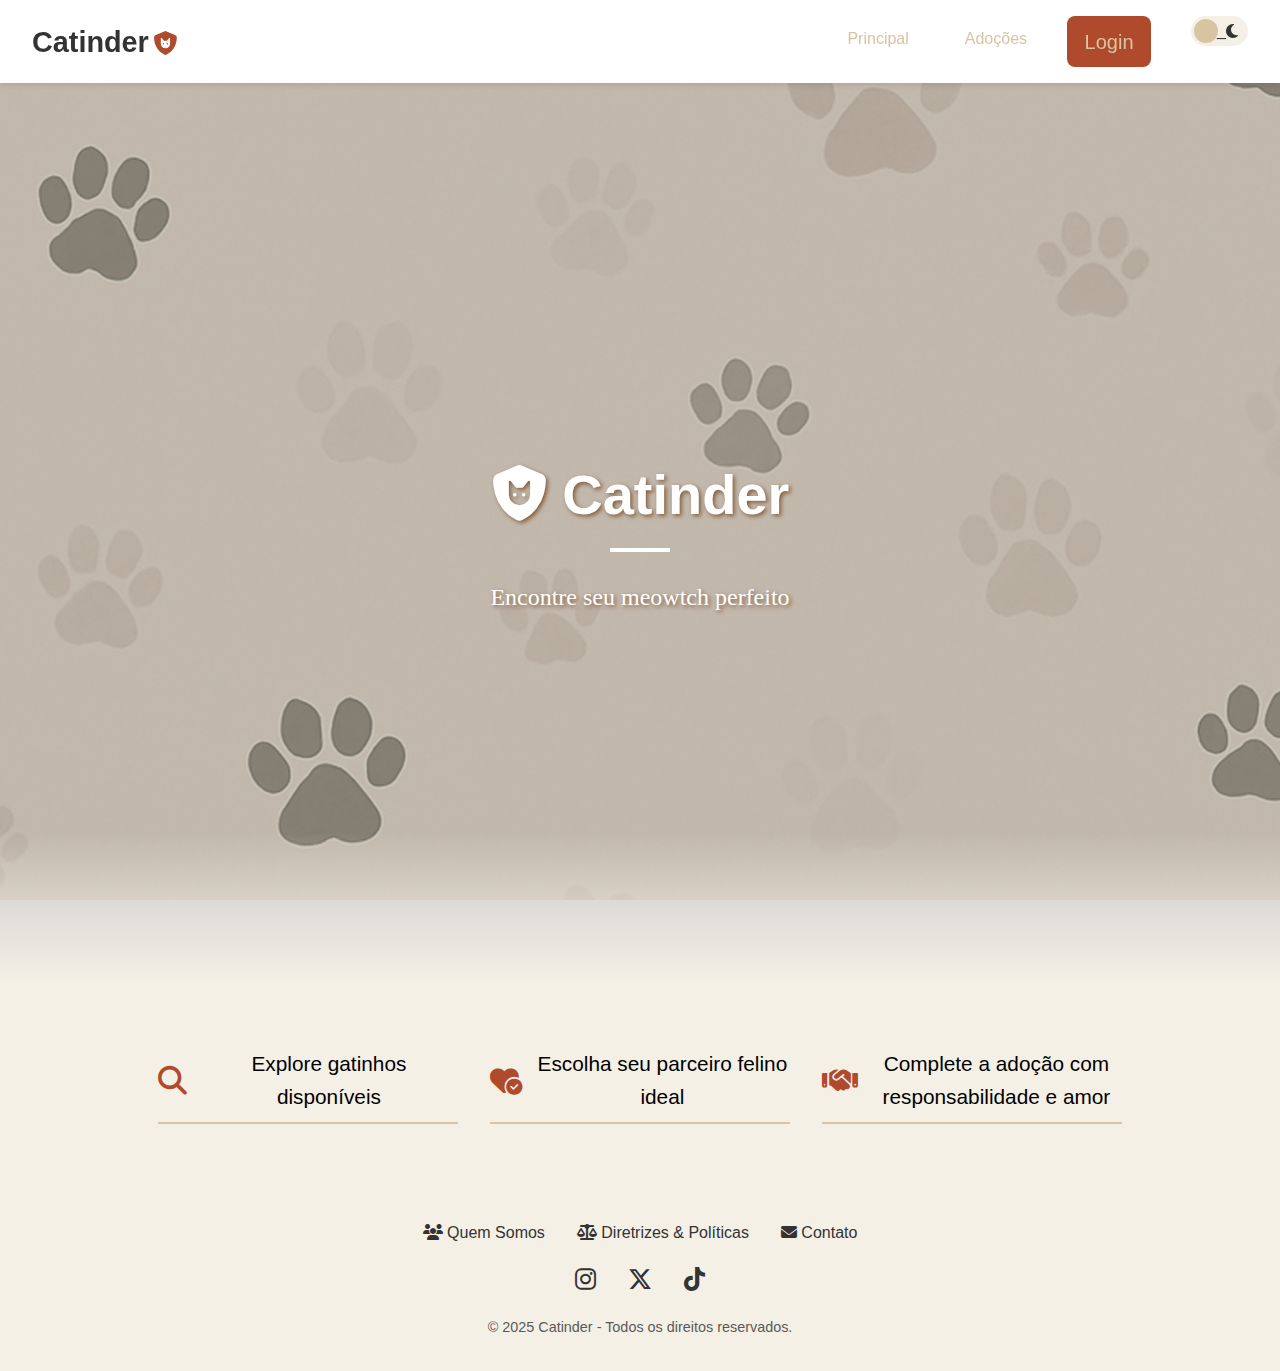
<file: index.html>
<!DOCTYPE html>
<html lang="pt-BR">
<head>
  <meta charset="UTF-8" />
  <meta name="viewport" content="width=device-width, initial-scale=1.0" />
  <title>Catinder</title>
  <link rel="stylesheet" href="/style/style.css" />
  <link rel="stylesheet" href="https://cdnjs.cloudflare.com/ajax/libs/font-awesome/6.5.0/css/all.min.css">
</head>
<body>
  <nav class="navbar">
  <div class="logo">
    <a href="/index.html">Catinder</a> <i class="fa-solid fa-shield-cat"></i>
  </div>

  <div class="menu">
    <a href="/index.html">Principal</a>
    <a href="/pages/adocoes.html">Adoções</a>
    <a href="/pages/login.html" class="butaoLogin">Login</a>

    <label class="switch-mode">
      <input type="checkbox" id="mode-toggle" />
      <span class="slider-icons">
        <i class="fas fa-sun"></i>            
        <div>_</div>
        <i class="fas fa-moon"></i>
      </span>
    </label>
  </div>
</nav>
  <section class="capa">
    <a href="#" class="txtCatinder"><h1><i class="fa-solid fa-shield-cat"></i> Catinder</h1></a>
    <hr> <br>
    <p class="txtCatinder">Encontre seu meowtch perfeito</p>
  </section>

  <section class="conteudo">
   <section class="como-funciona">
  <div class="passos">
      <p class="linhaHori"><i class="fa-solid fa-search"></i> Explore gatinhos disponíveis</p>
      <p class="linhaHori"><i class="fa-solid fa-heart-circle-check"></i> Escolha seu parceiro felino ideal</p>
      <p class="linhaHori"><i class="fa-solid fa-handshake"></i> Complete a adoção com responsabilidade e amor</p>
  </div>
</section>

  </section>

  <footer>
  <div class="footer-links">
    <a href="/pages/quemSomos.html"><i class="fa-solid fa-users"></i> Quem Somos</a>
    <a href="/pages/diretrizesPolitica.html"><i class="fa-solid fa-scale-balanced"></i> Diretrizes & Políticas</a>
    <a href="/pages/contato.html"><i class="fa-solid fa-envelope"></i> Contato</a>
  </div>

  <div class="footer-social">
    <a href="#top"><i class="fa-brands fa-instagram"></i></a>
    <a href="#top"><i class="fa-brands fa-x-twitter"></i></a>
    <a href="#top"><i class="fa-brands fa-tiktok"></i></a>
  </div>

  <p class="footer-copy">&copy; 2025 Catinder - Todos os direitos reservados.</p>
</footer>
 <script type="module" src="./controller/controller.js"></script>
  <script type="module" src="/controller/modo-escuro.js"></script>
</body>
</html>
</file>
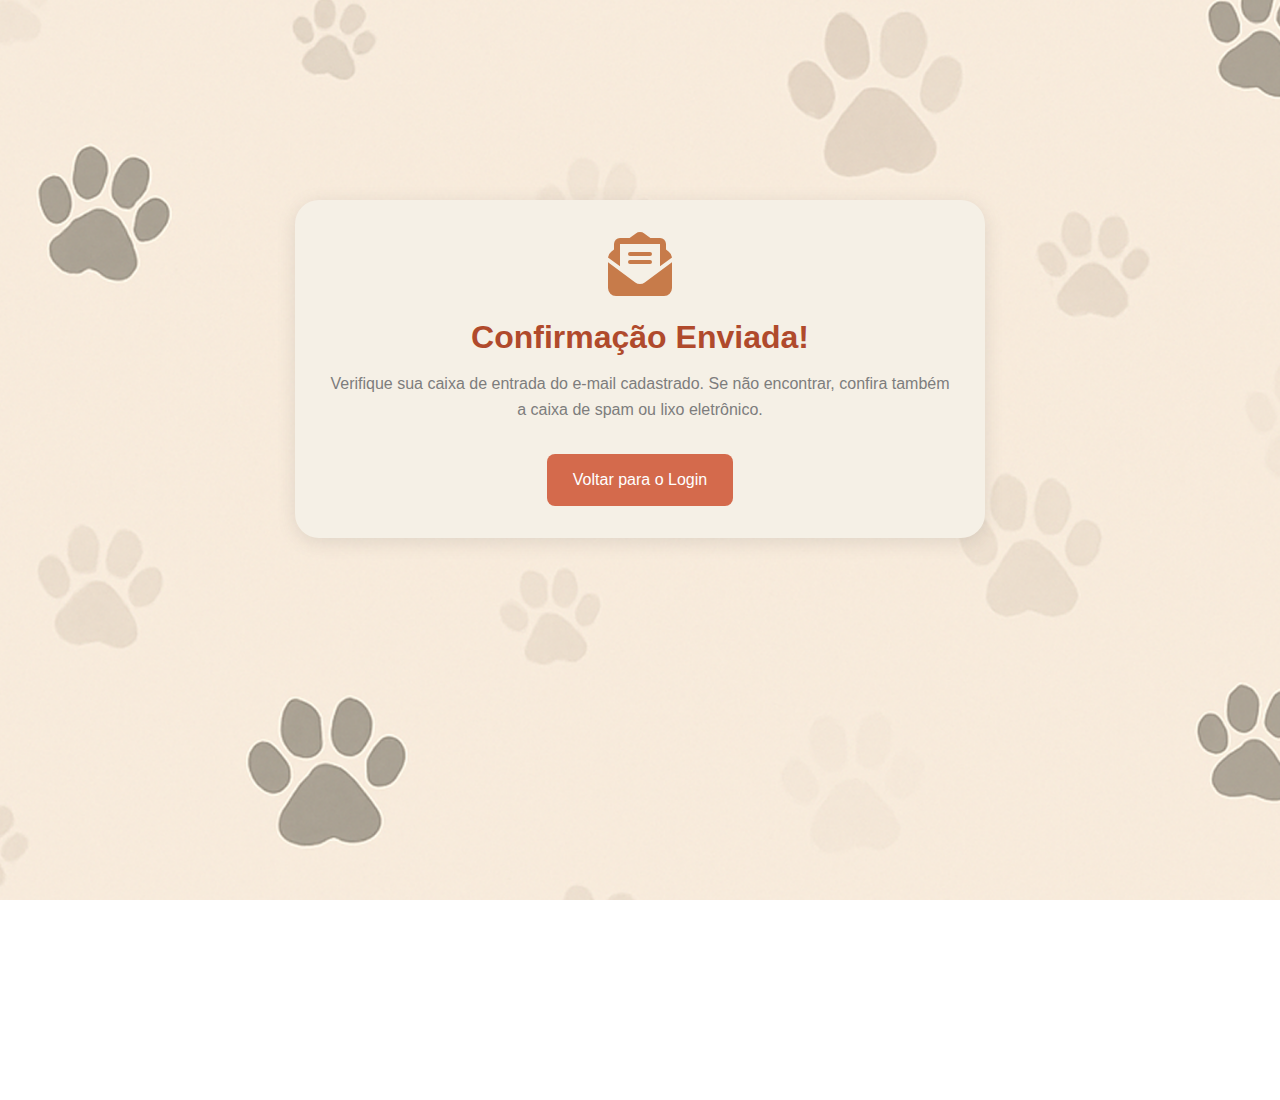
<file: pages/confirmacao.html>
<!DOCTYPE html>
<html lang="pt-BR">
<head>
  <meta charset="UTF-8" />
  <meta name="viewport" content="width=device-width, initial-scale=1" />
  <title>Verifique seu e-mail - Catinder</title>
  <link rel="stylesheet" href="/style/style.css" />
  <link rel="stylesheet" href="https://cdnjs.cloudflare.com/ajax/libs/font-awesome/6.5.0/css/all.min.css" />
</head>
<body>
  <main class="confirmacao-container">
    <i class="fas fa-envelope-open-text icon-confirmacao"></i>
    <h1 class="titulo-confirmacao">Confirmação Enviada!</h1>
    <p class="texto-confirmacao">
      Verifique sua caixa de entrada do e-mail cadastrado. Se não encontrar, confira também a caixa de spam ou lixo eletrônico.
    </p>
    <a href="/pages/login.html" class="btn-voltar">Voltar para o Login</a>
  </main>
  <script type="module" src="/controller/controller.js"></script>
 <script type="module" src="/controller/modo-escuro.js"></script>
<script type="module" src="/controller/perfil-controller.js"></script>
</body>
</html>
</file>
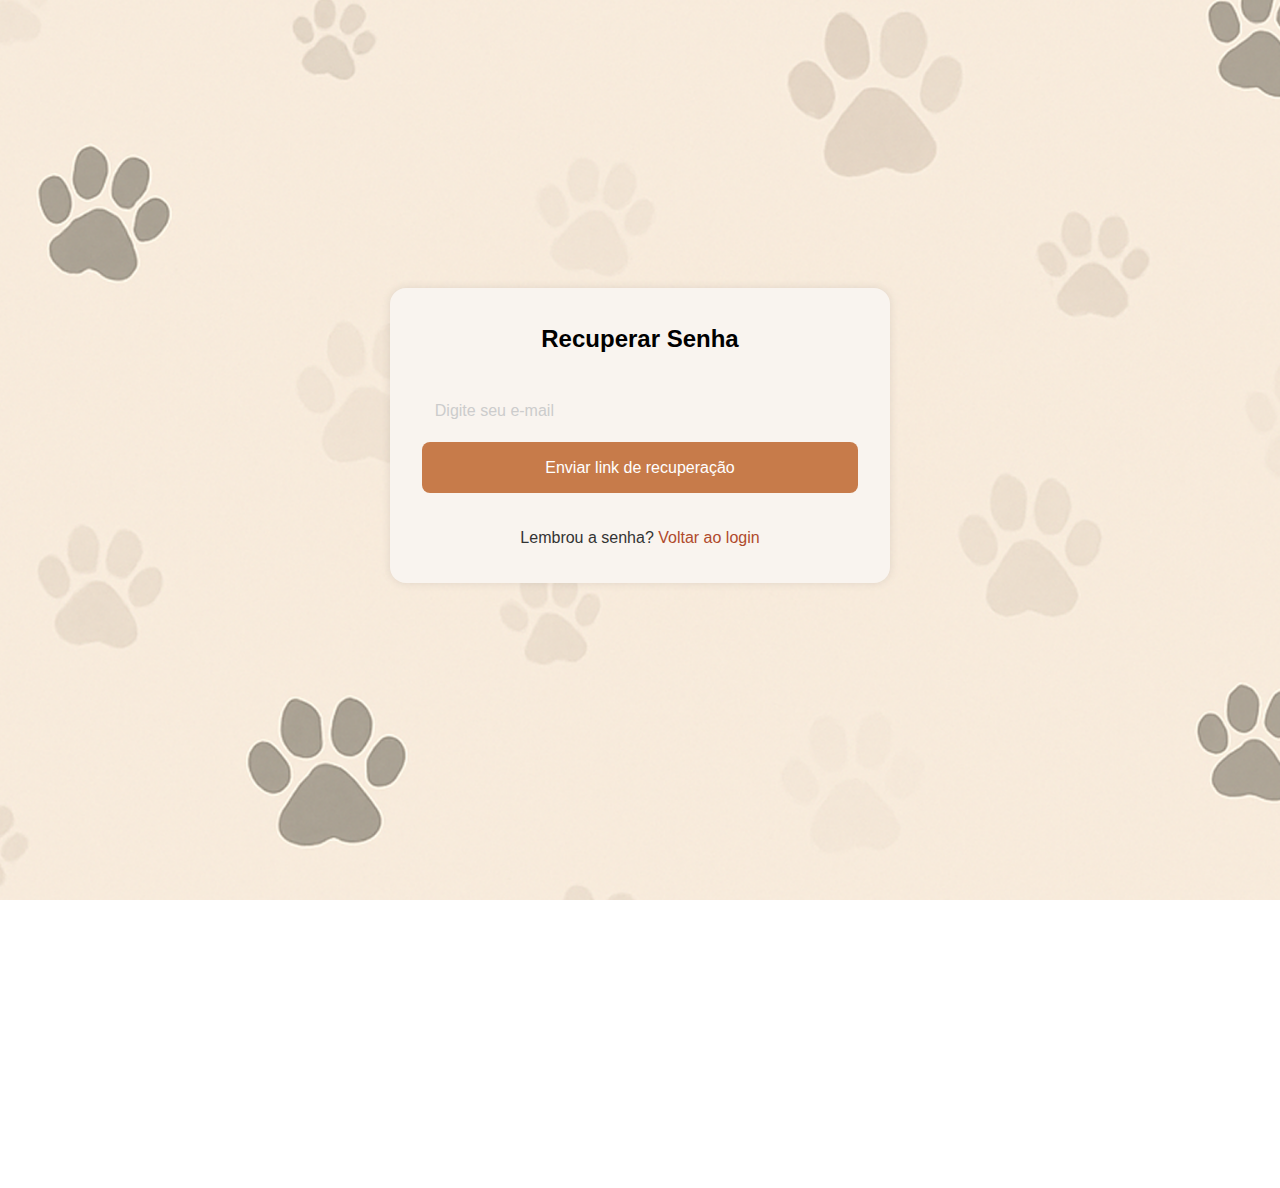
<file: pages/esqueciSenha.html>
<!DOCTYPE html>
<html lang="pt-BR">
<head>
  <meta charset="UTF-8" />
  <meta name="viewport" content="width=device-width, initial-scale=1.0"/>
  <title>Recuperar Senha - Catinder</title>
  <link rel="stylesheet" href="/style/style.css" />
  <link rel="stylesheet" href="https://cdnjs.cloudflare.com/ajax/libs/font-awesome/6.5.0/css/all.min.css"/>
</head>
<body>
  <main class="registro-container">
    <h2>Recuperar Senha</h2>
    <form class="registro-form">
      <div class="input-box">
        <label for="email">Digite seu e-mail</label>
        <input type="email" id="email" name="email" required />
      </div>
      <a href="/pages/confirmacao.html" class="btn-registrar">Enviar link de recuperação</a>

      <p>Lembrou a senha? <a href="/pages/login.html">Voltar ao login</a></p>
    </form>
  </main>

  <script type="module" src="/controller/controller.js"></script>
  <script type="module" src="/controller/modo-escuro.js"></script>
</body>
</html>
</file>
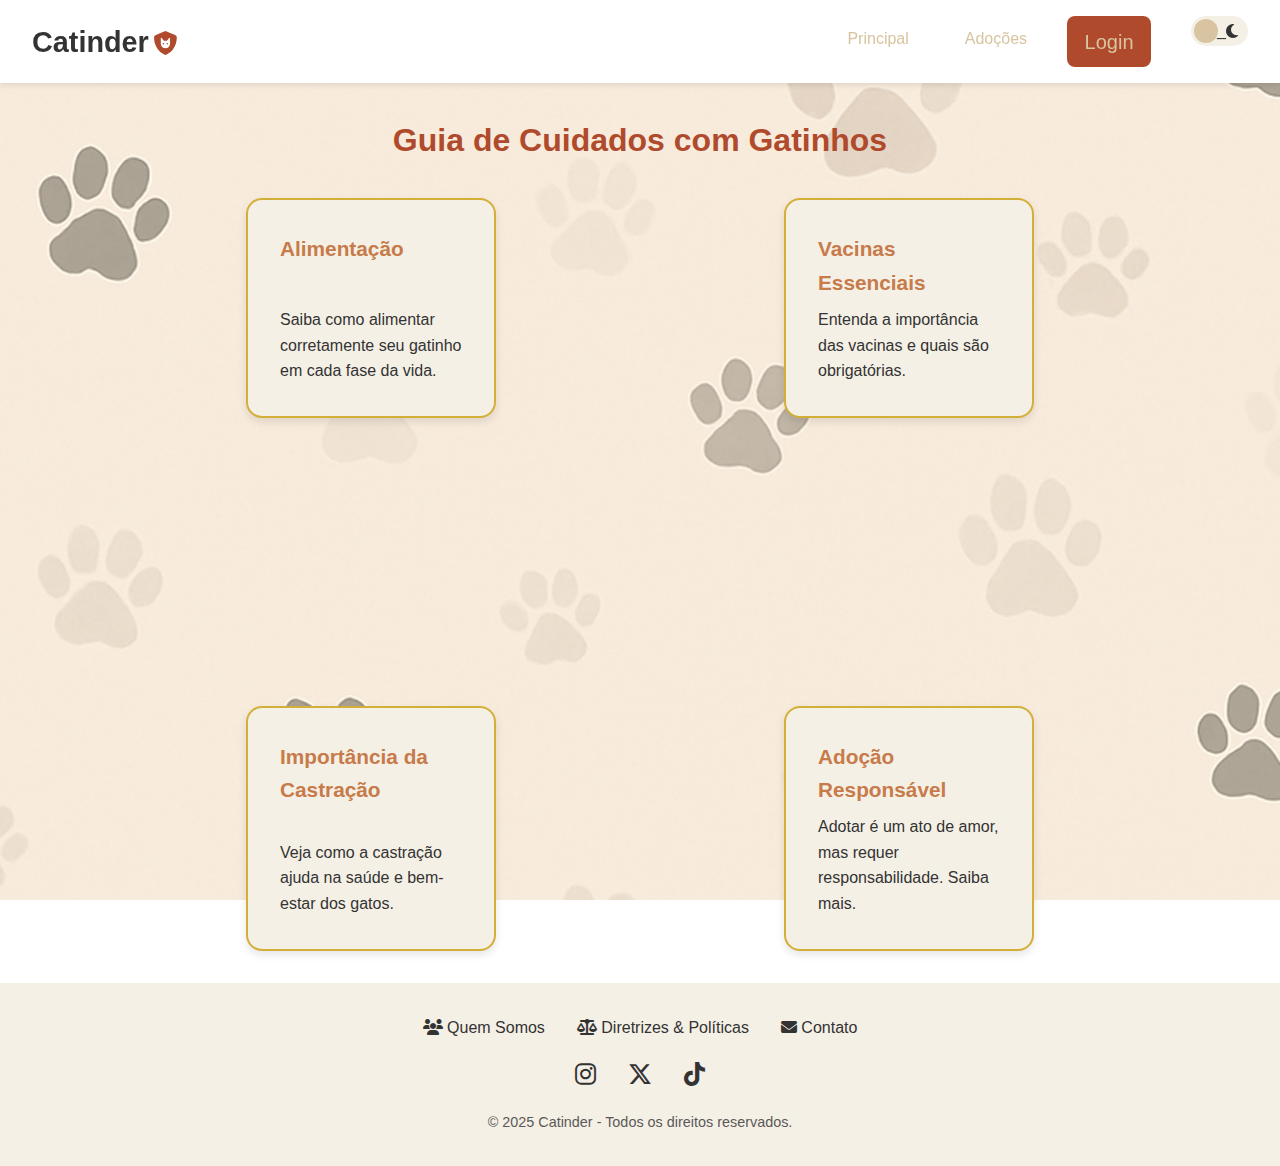
<file: pages/guiaCuidados.html>
<!DOCTYPE html>
<html lang="pt-BR">
<head>
  <meta charset="UTF-8" />
  <meta name="viewport" content="width=device-width, initial-scale=1.0" />
  <title>Catinder</title>
  <link rel="stylesheet" href="/style/style.css" />
  <link rel="stylesheet" href="https://cdnjs.cloudflare.com/ajax/libs/font-awesome/6.5.0/css/all.min.css">
</head>
<body>
 <nav class="navbar">
  <div class="logo">
    <a href="/index.html">Catinder</a> <i class="fa-solid fa-shield-cat"></i>
  </div>

  <div class="menu">
    <a href="/index.html">Principal</a>
    <a href="/pages/adocoes.html">Adoções</a>
    <a href="/pages/login.html" class="butaoLogin">Login</a>

    <label class="switch-mode">
      <input type="checkbox" id="mode-toggle" />
      <span class="slider-icons">
        <i class="fas fa-sun"></i>            
        <div>_</div>
        <i class="fas fa-moon"></i>
      </span>
    </label>
  </div>
</nav>
     <main class="cuidados-container">
      <div>
  <h1 class="titulo-cuidados">Guia de Cuidados com Gatinhos</h1>
  <section class="cartas-cuidados">
    <a href="alimentacao.html" class="carta-cuidados">
      <h2>Alimentação</h2>
      <p>Saiba como alimentar corretamente seu gatinho em cada fase da vida.</p>
    </a>

    <a href="vacinas.html" class="carta-cuidados">
      <h2>Vacinas Essenciais</h2>
      <p>Entenda a importância das vacinas e quais são obrigatórias.</p>
    </a>

    <a href="castracao.html" class="carta-cuidados">
      <h2>Importância da Castração</h2>
      <p>Veja como a castração ajuda na saúde e bem-estar dos gatos.</p>
    </a>

    <a href="adocao.html" class="carta-cuidados">
      <h2>Adoção Responsável</h2>
      <p>Adotar é um ato de amor, mas requer responsabilidade. Saiba mais.</p>
    </a>
  </section>
  </div>
 </main>
  <footer>
  <div class="footer-links">
    <a href="/pages/quemSomos.html"><i class="fa-solid fa-users"></i> Quem Somos</a>
    <a href="/pages/diretrizesPolitica.html"><i class="fa-solid fa-scale-balanced"></i> Diretrizes & Políticas</a>
    <a href="/pages/contato.html"><i class="fa-solid fa-envelope"></i> Contato</a>
  </div>

  <div class="footer-social">
    <a href="#top"><i class="fa-brands fa-instagram"></i></a>
    <a href="#top"><i class="fa-brands fa-x-twitter"></i></a>
    <a href="#top"><i class="fa-brands fa-tiktok"></i></a>
  </div>

  <p class="footer-copy">&copy; 2025 Catinder - Todos os direitos reservados.</p>
</footer>
<script type="module" src="/controller/controller.js"></script>
 <script type="module" src="/controller/modo-escuro.js"></script>
<script type="module" src="/controller/perfil-controller.js"></script>
</body>
</html>
</file>
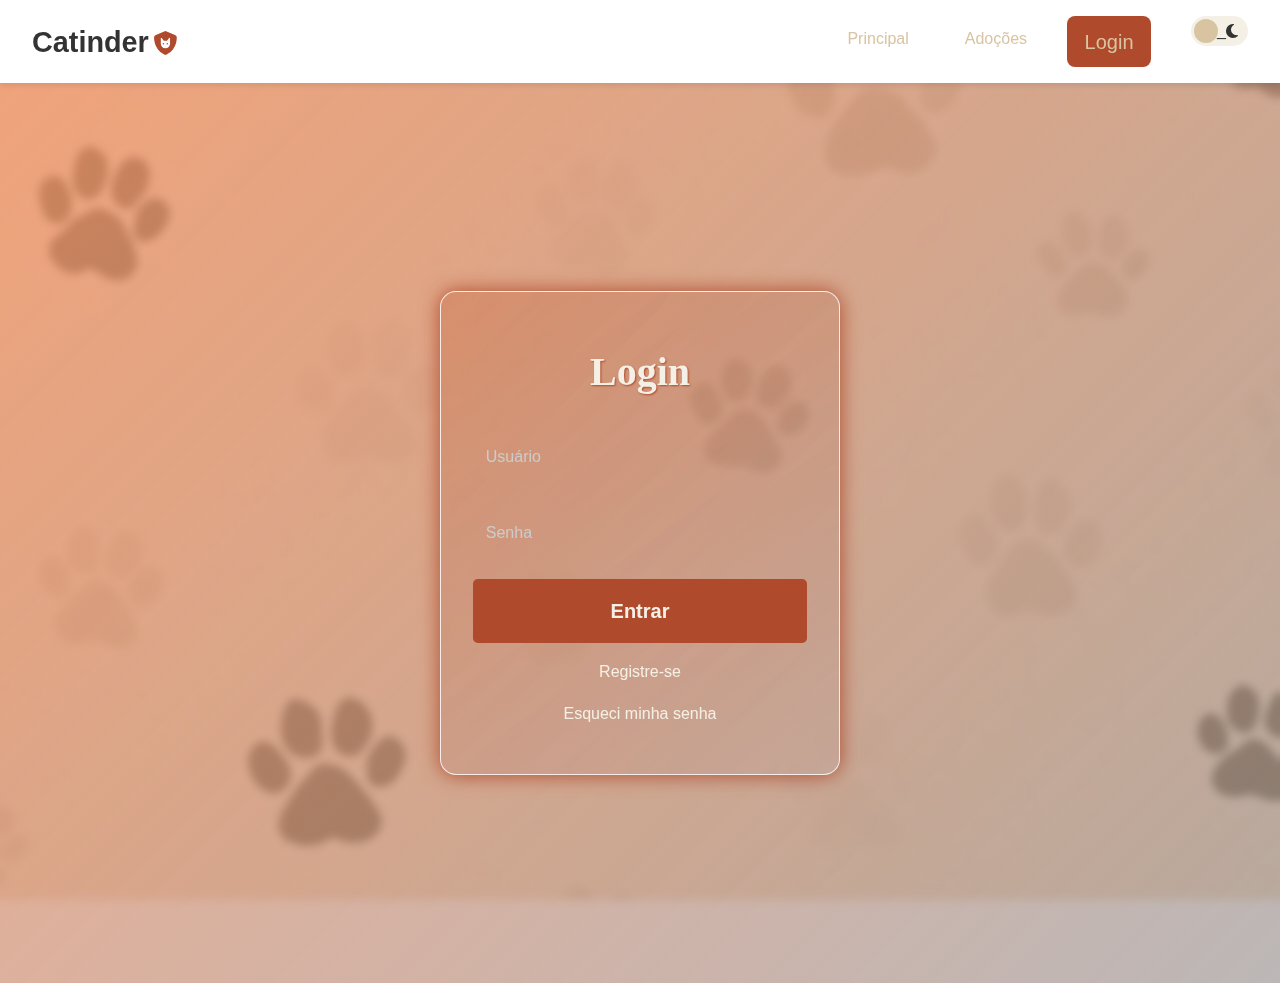
<file: pages/login.html>
<!DOCTYPE html>
<html lang="pt-BR">
<head>
  <meta charset="UTF-8" />
  <meta name="viewport" content="width=device-width, initial-scale=1.0" />
  <title>Catinder - Login</title>
  <link rel="stylesheet" href="/style/style.css" />
  <link rel="stylesheet" href="https://cdnjs.cloudflare.com/ajax/libs/font-awesome/6.5.0/css/all.min.css">
  <link href="https://fonts.googleapis.com/css2?family=Roboto&display=swap" rel="stylesheet">
</head>
<body>
  <nav class="navbar">
  <div class="logo">
    <a href="/index.html">Catinder</a> <i class="fa-solid fa-shield-cat"></i>
  </div>

  <div class="menu">
    <a href="/index.html">Principal</a>
    <a href="/pages/adocoes.html">Adoções</a>
    <a href="/pages/login.html" class="butaoLogin">Login</a>

    <label class="switch-mode">
      <input type="checkbox" id="mode-toggle" />
      <span class="slider-icons">
        <i class="fas fa-sun"></i>            
        <div>_</div>
        <i class="fas fa-moon"></i>
      </span>
    </label>
  </div>
</nav>

  <main>
    <div class="login-container">
      <div class="form-container">
        <h1 class="titulo-login">Login</h1>

        <form action="/login" method="post">
          <div class="input-box">
            <input type="text" id="username" name="username" placeholder=" " class="input-username">
            <label for="username">Usuário</label>
          </div>

          <div class="input-box">
            <input type="password" id="password" name="password" placeholder=" " class="input-password">
            <label for="password">Senha</label>
          </div>
          <a href="/pages/user.html" class="butaoLogin">Entrar</a>

        </form>

        <p class="texto-login"><a href="/pages/registro.html">Registre-se</a></p>
        <p class="texto-login"><a href="/pages/esqueciSenha.html">Esqueci minha senha</a></p>
      </div>
    </div>
  </main>
 <script type="module" src="/controller/controller.js"></script>
 <script type="module" src="/controller/modo-escuro.js"></script>
</body>
</html>
</file>
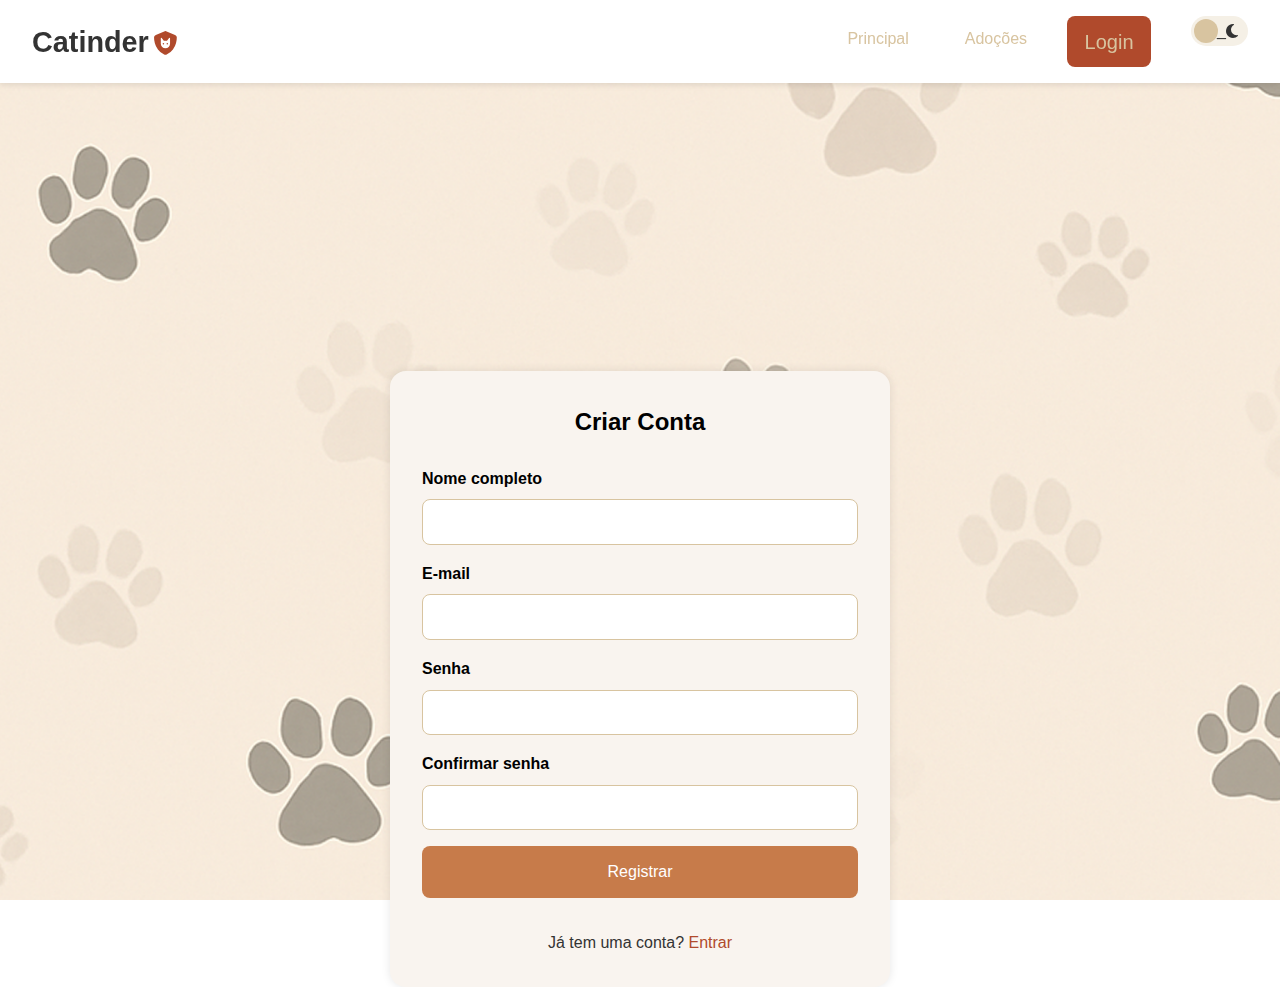
<file: pages/registro.html>
<!DOCTYPE html>
<html lang="pt-BR">
<head>
  <meta charset="UTF-8" />
  <meta name="viewport" content="width=device-width, initial-scale=1.0"/>
  <title>Registro - Catinder</title>
  <link rel="stylesheet" href="/style/style.css" />
  <link rel="stylesheet" href="https://cdnjs.cloudflare.com/ajax/libs/font-awesome/6.5.0/css/all.min.css"/>
</head>
<body>
  <nav class="navbar">
    <div class="logo">
      <a href="/index.html">Catinder</a> <i class="fa-solid fa-shield-cat"></i>
    </div>
    <div class="menu">
      <a href="/index.html">Principal</a>
      <a href="/pages/adocoes.html">Adoções</a>
      <a href="/pages/login.html" class="butaoLogin">Login</a>

      <label class="switch-mode">
        <input type="checkbox" id="mode-toggle"/>
        <span class="slider-icons">
          <i class="fas fa-sun"></i>
          <div>_</div>
          <i class="fas fa-moon"></i>
        </span>
      </label>
    </div>
  </nav>

  <main class="registro-container">
    <h2>Criar Conta</h2>
    <form class="registro-form">
      <div class="input-box2">
        <label for="nome">Nome completo</label>
        <input type="text" id="nome" name="nome"/>
      </div>

      <div class="input-box2">
        <label for="email">E-mail</label>
        <input type="email" id="email" name="email"/>
      </div>

      <div class="input-box2">
        <label for="senha">Senha</label>
        <input type="password" id="senha" name="senha"/>
      </div>

      <div class="input-box2">
        <label for="confirmar">Confirmar senha</label>
        <input type="password" id="confirmar" name="confirmar"/>
      </div>

      <a class="btn-registrar" href="/pages/confirmacao.html">Registrar</a>
      <p>Já tem uma conta? <a href="/pages/login.html">Entrar</a></p>
    </form>
  </main>
  <script type="module" src="/controller/controller.js"></script>
 <script type="module" src="/controller/modo-escuro.js"></script>
<script type="module" src="/controller/perfil-controller.js"></script>
</body>
</html>
</file>
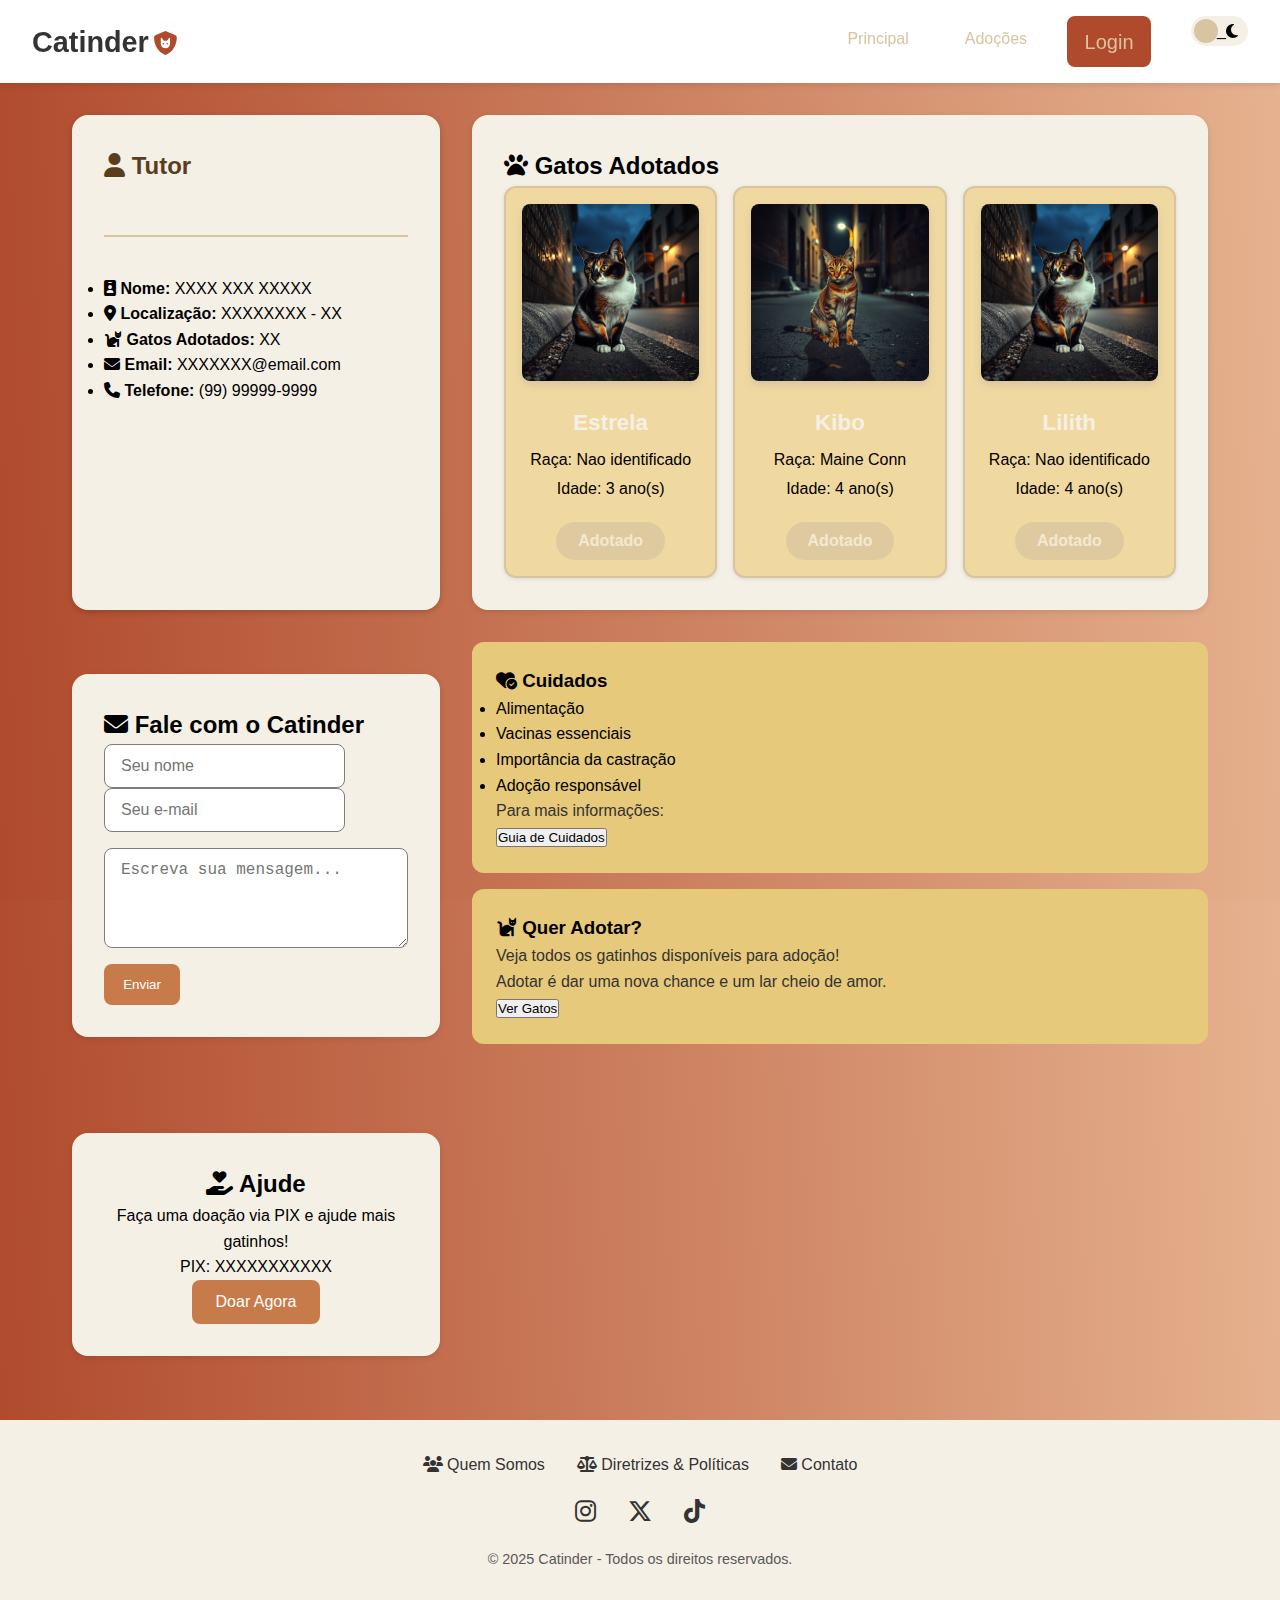
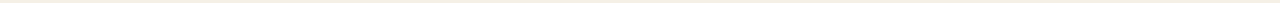
<file: pages/user.html>
<!DOCTYPE html>
<html lang="pt-BR">
<head>
  <meta charset="UTF-8" />
  <meta name="viewport" content="width=device-width, initial-scale=1.0"/>
  <title>Perfil do Tutor - Catinder</title>
  <link rel="stylesheet" href="/style/style.css"/>
   <link rel="stylesheet" href="https://cdnjs.cloudflare.com/ajax/libs/font-awesome/6.5.0/css/all.min.css"/>
</head>
<body class="sem-fundo">
  <nav class="navbar">
  <div class="logo">
    <a href="/index.html">Catinder</a> <i class="fa-solid fa-shield-cat"></i>
  </div>

  <div class="menu">
    <a href="/index.html">Principal</a>
    <a href="/pages/adocoes.html">Adoções</a>
    <a href="/pages/login.html" class="butaoLogin">Login</a>

    <label class="switch-mode">
      <input type="checkbox" id="mode-toggle" />
      <span class="slider-icons">
        <i class="fas fa-sun"></i>            
        <div>_</div>
        <i class="fas fa-moon"></i>
      </span>
    </label>
  </div>
</nav>
  <main class="layout-perfil-tutor">
  <section class="bloco-perfil">
    <h2 class="titulo-secao"><i class="fa-solid fa-user"></i> Tutor</h2>
    <ul class="info-perfil">
      <br>
      <p class="linhaHori"></p>
      <br>
      <li><i class="fa-solid fa-id-badge"></i> <strong>Nome:</strong> XXXX XXX XXXXX</li>
      <li><i class="fa-solid fa-location-dot"></i> <strong>Localização:</strong> XXXXXXXX - XX</li>
      <li><i class="fa-solid fa-cat"></i> <strong>Gatos Adotados:</strong> XX</li>
      <li><i class="fa-solid fa-envelope"></i> <strong>Email:</strong> XXXXXXX@email.com</li>
      <li><i class="fa-solid fa-phone"></i> <strong>Telefone:</strong> (99) 99999-9999</li>
    </ul>
  </section>
  <section class="bloco-gatos">
    <h2 class="titulo-secao"><i class="fa-solid fa-paw"></i> Gatos Adotados</h2>
    <div class="grade-gatos">
      <div class="gatos-container" id="gatos-adotados"></div>

    </div>
  </section>
  <section class="bloco-contato">
    <h2 class="titulo-secao"><i class="fa-solid fa-envelope"></i> Fale com o Catinder</h2>
    <form class="form-contato">
      <div class="grupo-inputs">
        <input type="text" placeholder="Seu nome">
        <input type="email" placeholder="Seu e-mail">
      </div>
      <textarea placeholder="Escreva sua mensagem..."></textarea>
      <button type="submit" class="btn-enviar">Enviar</button>
    </form>
  </section>
  <section class="bloco-informativo">
    <div class="card-info">
      <h3><i class="fa-solid fa-heart-circle-check"></i> Cuidados</h3>
      <ul>
        <li><a href="#">Alimentação</a></li>
        <li><a href="#">Vacinas essenciais</a></li>
        <li><a href="#">Importância da castração</a></li>
        <li><a href="#">Adoção responsável</a></li>
      </ul>
      <p>Para mais informações:</p>
      <button onclick="location.href='/pages/guiaCuidados.html'" class="btn-guia">Guia de Cuidados</button>
    </div>

    <div class="card-info">
      <h3><i class="fa-solid fa-cat"></i> Quer Adotar?</h3>
      <p>Veja todos os gatinhos disponíveis para adoção!</p>
      <p>Adotar é dar uma nova chance e um lar cheio de amor.</p>
      <button onclick="location.href='/pages/adocoes.html'" class="btn-guia">Ver Gatos</button>
    </div>
  </section>
  <section class="bloco-doacoes">
    <h2 class="titulo-secao"><i class="fa-solid fa-hand-holding-heart"></i> Ajude </h2>
    <p>Faça uma doação via PIX e ajude mais gatinhos!</p>
    <div class="chave-pix">PIX: XXXXXXXXXXX</div>
    <button class="btn-doar">Doar Agora</button>
  </section>

</main>

   <footer>
  <div class="footer-links">
    <a href="/pages/quemSomos.html"><i class="fa-solid fa-users"></i> Quem Somos</a>
    <a href="/pages/diretrizesPolitica.html"><i class="fa-solid fa-scale-balanced"></i> Diretrizes & Políticas</a>
    <a href="/pages/contato.html"><i class="fa-solid fa-envelope"></i> Contato</a>
  </div>

  <div class="footer-social">
    <a href="#top"><i class="fa-brands fa-instagram"></i></a>
    <a href="#top"><i class="fa-brands fa-x-twitter"></i></a>
    <a href="#top"><i class="fa-brands fa-tiktok"></i></a>
  </div>

  <p class="footer-copy">&copy; 2025 Catinder - Todos os direitos reservados.</p>
</footer>

  <script type="module" src="/controller/perfil-controller.js"></script>
  <script type="module" src="/controller/controller.js"></script>
   <script type="module" src="/controller/modo-escuro.js"></script>
</body>
</html>
</file>
<file: style/style.css>
* {
  margin: 0;
  padding: 0;
  box-sizing: border-box;
}
html, body {
  height: 100%;
  scroll-behavior: smooth;
  font-family: 'Arial', sans-serif;
  font-size: 16px;
  line-height: 1.6;
}
:root {
  --bg-desktop-light: url('/img/desktopModeClaro.png');
  --bg-tablet-light: url('/img/TabletModeClaro.png');
  --bg-mobile-light: url('/img/MobileModeclaro.png');

  --bg-desktop-dark: url('/img/desktopModeEscuro.png');
  --bg-tablet-dark: url('/img/TabletModeEscuro.png');
  --bg-mobile-dark: url('/img/MobileModeEscuro.png');
}
:root {
  --dourado-light: #d4af37; /* dourado clássico */
  --dourado-light-lt: #e6c97a; /* dourado mais claro */
  --dourado-escuro: #b38f2a; /* dourado mais escuro */
  --dourado-escuro-lt: #c2a34f; /* dourado escuro mais claro */
  --dourado-claro: #f0d9a0; /* dourado claro */

  --marrom-escuro: #5a3e1b;  /* marrom escuro */
  --marrom-claro: #a67c4e;   /* marrom claro */

  --beige: #f5f0e6; /* bege suave e claro */
  --beige-escuro: #d8c4a0; /* bege mais escuro */

  --preto: #000; /* preto puro */
  --cinza: #7d7d7d; /* cinza */
  --cinza-claro: #333; /* cinza claro */


  --terracota: #c77b4a; /* terracota vermelho */
  --terracota-claro-lt: #e6b28f; /* terracota vermelho claro */
  --terracota-escuro-lt: #b04a2c; /* terracota vermelho escuro */
  --terracota-escuro: #b04a2c; /* terracota vermelho escuro */ 
  --terracota-claro: #d46a4c;  /* terracota vermelho claro */

}

body {
  background-image: var(--bg-desktop-light);
  background-size: cover;
  background-position: center;
  background-repeat: no-repeat;
  background-attachment: fixed;
  color: #333;
  font-family: 'Arial', sans-serif;
  font-size: 16px;
  line-height: 1.6;
  transition: background-image 0.5s ease, color 0.5s ease;
}
@media (max-width: 1024px) {
  body {
    background-image: var(--bg-tablet-light);
  }
}
@media (max-width: 768px) {
  body {
    background-image: var(--bg-mobile-light);
  }
}
/* --------------------------------- */
body.dark-mode {
  background-color: #333;
  color: #fff;
  background-image: var(--bg-desktop-dark);
}
@media (max-width: 1024px) {
  body.dark-mode {
    background-image: var(--bg-tablet-dark);
  }
}
@media (max-width: 768px) {
  .layout-perfil-tutor {
    grid-template-columns: 1fr;
  }
}
@media (max-width: 768px) {
  body.dark-mode {
    background-image: var(--bg-mobile-dark);
  }

  main.perfilUserStyle {
    flex-direction: column;
    flex-wrap: wrap;
    justify-content: center;
    padding: 1rem;
  }

  .perfil,
  .gatos-adotados {
    max-width: 100%;
    max-height: none;
    flex-basis: 100%;
  }

  .gatos-container .card-gato {
    width: 100%;
  }

  .formulario-contato {
    flex-direction: column;
  }

  .formulario-contato textarea,
  .inputs-texto {
    flex-basis: auto;
  }
  }
@media (max-width: 600px) {
  .como-funciona .passos p {
    font-size: 1.1rem;
  }
  .como-funciona .passos p i {
    font-size: 1.6rem;
  }
  .form-container {
    padding: 1.5rem;
  }
  .form-container h2 {
    font-size: 1.5rem;
  }
  .form-container input[type="text"],
  .form-container input[type="password"],
  .form-container input[type="submit"] {
    font-size: 0.9rem;
  }
}
@media (max-width: 600px) {
  .como-funciona .passos p {
    font-size: 1.1rem;
  }
  .como-funciona .passos p i {
    font-size: 1.6rem;
  }
  .form-container {
    padding: 1.5rem;
  }
  .form-container h2 {
    font-size: 1.5rem;
  }
  .form-container input[type="text"],
  .form-container input[type="password"],
  .form-container input[type="submit"] {
    font-size: 0.9rem;
  }
}
@import url('https://fonts.googleapis.com/css2?family=Pacifico&family=Roboto&display=swap');
.txtCatinder {
  text-decoration: none;
  color: #fff;
  font-family: 'Pacifico', cursive;
  font-size: 2.5rem;
  text-shadow: 2px 2px 4px  rgba(134, 92, 59, 1);
}
.capa {
  height: 100vh;
  display: flex;
  position: relative;
  flex-direction: column;
  justify-content: center;
  align-items: center;
  text-align: center;
  background-color: rgba(0, 0, 0, 0.216);
  color: #fff;
  padding: 1rem;
}
.capa::after {
  content: "";
  position: absolute;
  left: 0;
  bottom: 0;
  width: 100%;
  height: 150px;
  background: linear-gradient(to bottom, rgba(0,0,0,0) 0%, var(--beige) 100%);
  z-index: 2;
}
.capa h1 {
  font-size: 3.5rem;
  margin-bottom: 0.5rem;
  font-family: 'Roboto', sans-serif;
}
.capa hr {
  width: 60px;
  border: 2px solid #fff;
  margin-bottom: 0.5rem;
}
.capa p {
  font-family: 'Pacifico', cursive;
  font-size: 1.5rem;
  margin: 0;
   margin-top: -0.5rem;
}
.conteudo {
  padding: 4rem 2rem;
  background-color: var(--beige);
  color: #333;
  text-align: center;
}
.conteudo h2 {
  font-size: 2rem;
  margin-bottom: 1rem;
}
.conteudo p {
  font-size: 1.2rem;
  max-width: 600px;
  margin: 0 auto;
}
p.linhaHori {
  border-bottom: 2px solid var(--beige-escuro);
  padding-bottom: 0.5rem;
  margin-bottom: 0.5rem;
}
.como-funciona .passos {
  display: flex;          
  justify-content: center; 
  gap: 2rem;           
  flex-wrap: wrap;        
}
.como-funciona .passos p {
  font-size: 1.3rem;
  color: var(--preto);
  margin: 0;        
  display: flex;
  align-items: center;
  gap: 0.8rem;
  min-width: 180px;    
  max-width: 300px;
}
.como-funciona .passos p i {
  font-size: 1.8rem;
  color: var(--terracota-escuro);
}
a {
  text-decoration: none;
  color: inherit;
}
a:hover {
  color: var(--terracota-escuro);
}
footer {
  background-color: var(--beige);
  color: #333;
  text-align: center;
  padding: 2rem 1rem;
}
.footer-links,
.footer-social {
  display: flex;
  justify-content: center;
  gap: 2rem;
  flex-wrap: wrap;
  margin-bottom: 1rem;
}
footer a {
  color: inherit;
  text-decoration: none;
  font-weight: 500;
}

footer a:hover {
  color: var(--terracota-escuro);
}

.footer-social a {
  font-size: 1.5rem;
}

.footer-copy {
  font-size: 0.9rem;
  margin-top: 1rem;
  opacity: 0.8;
}
nav {
  display: flex;
  justify-content: space-between;
  align-items: center;
  padding: 1rem 2rem;
  background-color: #fff;
  box-shadow: 0 2px 6px rgba(0, 0, 0, 0.1);
  position: sticky;
  top: 0;
  z-index: 10;
}
.logo a {
  font-size: 1.8rem;
  font-weight: bold;
  color: #333;
  text-decoration: none;
  display: inline-flex;
  align-items: center;
  gap: 0.5rem;
}
.logo i {
  font-size: 1.5rem;
  color: var(--terracota-escuro);
}
.menu {
  display: flex;
  gap: 1.5rem;
}
.menu a {
  position: relative;
  padding: 0.6rem 1rem;
  border-radius: 0.5rem;
  color: var(--beige-escuro);
  font-weight: 500;
  text-decoration: none;
  transition: background-color 0.3s, color 0.3s;
}
.menu a:hover {
  background-color: #f0f0f0;
  color: var(--terracota-escuro);
}
.butaoLogin {
  background-color: var(--terracota-claro);
  text-align: center;
  color: #fff;
  font-weight: bold;
  border-radius: 0.5rem;
  transition: background-color 0.3s;
}
.butaoLogin:hover {
  background-color: var(--terracota-escuro);
}
.butaoLogin {
  background-color: var(--terracota-escuro);
  color: var(--beige);
  font-weight: bold;
  border-radius: 0.5rem;
  padding: 0.5rem 1rem;
  transition: background-color 0.3s;
}
.butaoLogin:hover {
  background-color: var(--terracota-claro);
}
.login-container {
  display: flex;
  justify-content: center;
  align-items: center;
  height: 100vh;
  background: linear-gradient(135deg, rgba(235, 106, 46, 0.556), rgba(63, 48, 48, 0.348));
  backdrop-filter: blur(5px);
}
.form-container {
  background: linear-gradient(145deg, rgba(255, 255, 255, 0.1), rgba(255, 255, 255, 0.3));
  backdrop-filter: blur(12px);
  -webkit-backdrop-filter: blur(12px);
  border-radius: 1rem;
  border: 1px solid rgba(255, 255, 255, 0.829);
  padding: 3rem 2rem;
  color: var(--beige);
  width: 100%;
  max-width: 400px;
  box-shadow: 0 0 20px var(--terracota-escuro);
}
.titulo-login {
  font-size: 2rem;
  margin-bottom: 2rem;
  text-align: center;
  color: var(--beige); 
  font-weight: 700;
  text-shadow: 1px 1px 2px var(--terracota-escuro) ;
  margin-bottom: 1.5rem;
  font-family: 'Pacifico', cursive;
  font-size: 2.5rem;
}
.form-container form {
  display: flex;
  flex-direction: column;
  gap: 2rem;
}
.input-box {
  position: relative;
  width: 100%;
}
.input-box input {
  width: 100%;
  padding: 1.2rem 0.8rem 0.4rem;
  background-color: var(--beige-claro);
  border: none;
  border-radius: 0.5rem;
  color: var(--beige);
  font-size: 1rem;
  outline: none;
}
.input-box label {
  position: absolute;
  top: 1rem;
  left: 0.8rem;
  color: #ccc;
  pointer-events: none;
  transition: 0.3s ease;
  font-size: 1rem;
}
.input-box input:focus + label,
.input-box input:not(:placeholder-shown) + label {
  top: 0.0001rem;
  left: 0.7rem;
  font-size: 0.75rem;
  color: var(--beige);
  background-color: rgba(0, 0, 0, 0.4);
  padding: 0 0.3rem;
  border-radius: 0.25rem;
}
.butaoLogin {
  padding: 1rem;
  font-size: 1.25rem;
  width: 100%;
  border: none;
  border-radius: 0.3rem;
  background-color: var(--terracota-escuro);
  color: var(--beige);
  cursor: pointer;
  transition: background-color 0.3s;
}
.texto-login {
  margin-top: 1rem;
  text-align: center;
}
.texto-login a {
  text-decoration: none;
}
.texto-login a:hover {
  text-decoration: solid underline var(--terracota-escuro);
}
#gatos-container {
  display: flex;
  flex-wrap: wrap;     
  gap: 1.5rem;         
  padding: 1.5rem;
  justify-content: center; 
}
.gatos-container {
  display: flex;
  gap: 16px; 
  flex-wrap: wrap; 
  justify-content: center; 
}

.card-gato {
  flex: 1 1 calc(25% - 1.5rem);
  max-width: 250px;
  background: linear-gradient(145deg, var(--beige-claro), var(--beige-escuro));
  border: 2px solid var(--beige-escuro);
  box-shadow: 0 8px 16px rgba(134, 92, 59, 0.3);
  padding: 1.2rem;
  text-align: center;
  transition: transform 0.3s ease, box-shadow 0.3s ease;
  cursor: default;
}
.card-gato:hover {
  transform: translateY(-19px);
  box-shadow: 0 12px 24px var(--beige-escuro);
}
.card-gato img {
  width: 100%;
  height: 160px;
  object-fit: cover;
  border-radius: 12px;
  margin-bottom: 1rem;
  box-shadow: 0 4px 8px var(--beige-escuro);
}
.card-gato h2 {
  font-family: 'Segoe UI', Tahoma, Geneva, Verdana, sans-serif;
  font-weight: 700;
  font-size: 1.4rem;
  margin-bottom: 0.4rem;
  color: var(--beige);
}
.card-gato p {
  font-family: 'Segoe UI', Tahoma, Geneva, Verdana, sans-serif;
  font-size: 1rem;
  margin: 0.25rem 0;
  color: var(--preto);
}
.card-gato button {
  margin-top: 1rem;
  padding: 10px 22px;
  border: none;
  border-radius: 20px;
  background-color: var(--terracota-escuro);
  color: var(--beige);
  font-weight: 700;
  font-size: 1rem;
  cursor: pointer;
  transition: background-color 0.3s ease, transform 0.2s ease;
}
.card-gato button:hover:not(:disabled) {
  background-color: var(--terracota-escuro);
  transform: scale(1.05);
}
.card-gato button:disabled {
  background-color: var(--beige-escuro);
  cursor: not-allowed;
  opacity: 0.7;
}
.registro-container {
  max-width: 500px;
  margin: 18rem auto;
  padding: 2rem;
  background-color: var(--bege-claro, #f9f4ef);
  border-radius: 1rem;
  box-shadow: 0 0 10px rgba(0,0,0,0.1);
}
.registro-container h2 {
  text-align: center;
  margin-bottom: 1.5rem;
  color: var(--preto);
}
.registro-form {
  display: flex;
  flex-direction: column;
  gap: 1rem;
}
.input-box2 {
  display: flex;
  flex-direction: column;
}
.input-box2 label {
  margin-bottom: 0.5rem;
  font-weight: bold;
  color: var(--preto);
}
.input-box2 input {
  padding: 0.8rem;
  border: 1px solid var(--beige-escuro);
  border-radius: 0.5rem;
  font-size: 1rem;
}
.btn-registrar {
  padding: 0.8rem;
  background-color: var(--terracota);
  color: white;
  border: none;
  border-radius: 0.5rem;
  font-size: 1rem;
  cursor: pointer;
  transition: background 0.3s ease;
  display: flex;
  justify-content: center;
  align-items: center;
  text-align: center;
}

.btn-registrar:hover {
  background-color: var(--terracota-escuro);
}
.registro-form p {
  text-align: center;
  margin-top: 1rem;
}
.registro-form p a {
  color: var(--terracota-escuro);
  text-decoration: none;
}
.conscientizacao {
  flex: 1 1 300px;
  background: linear-gradient(135deg, #ad703a 0%, #3b2105 100%);
  border-radius: 12px;
  padding: 1.5rem;
  box-shadow: 0 3px 8px rgba(91, 70, 54, 0.15);
  color: var(--beige-escuro);
}
.card-vergatos button {
  margin-top: 1rem;
  background-color: var(--terracota-escuro);
  color: var(--beige);
  padding: 0.8rem 2rem;
  border: none;
  border-radius: 6px;
  cursor: pointer;
  transition: background-color 0.3s ease;
}
.card-vergatos button:hover {
  background-color: var(--beige-claro);
}
.doacoes {
  max-width: 700px;
  margin: 3rem auto;
  text-align: center;
  background: linear-gradient(145deg, #eb945fca 0%, #3b2105 100%);
  padding: 1.5rem;
  border-radius: 12px;
  box-shadow: 0 3px 8px rgba(91, 70, 54, 0.15);
  color: var(--beige);
}

.doacoes button {
  background-color: var(--terracota-escuro);
  color: var(--beige);
  padding: 0.8rem 2rem;
  border: none;
  border-radius: 6px;
  cursor: pointer;
  transition: background-color 0.3s ease;
}

.doacoes button:hover {
  background-color: var(--beige-claro);
}

.pix-info {
  margin-top: 1rem;
  font-weight: bold;
  color: var(--beige-escuro);
}
.switch-mode {
  width: 60px;
  height: 30px;
  background: var(--beige);
  border-radius: 50px;
  display: flex;
  align-items: center;
  position: relative;
  margin-left: 1rem;
  cursor: pointer;
}
.switch-mode input {
  display: none;
}
.slider-icons {
  width: 100%;
  height: 100%;
  display: flex;
  justify-content: space-between;
  align-items: center;
  padding: 0 10px;
  color: var(--beige-claro);
  position: relative;
  font-size: 16px;
}
.slider-icons::before {
  content: "";
  position: absolute;
  top: 3px;
  left: 3px;
  width: 24px;
  height: 24px;
  background-color: var(--beige-escuro);
  border-radius: 50%;
  transition: transform 0.3s ease;
  z-index: 0;
}
input:checked + .slider-icons::before {
  transform: translateX(30px);
}
.confirmacao-container {
  max-width: 690px;
  margin: 200px auto;
  padding: 2rem;
  text-align: center;
  background-color: var(--beige);
  border-radius: 1.5rem;
  box-shadow: 0 4px 20px rgba(0, 0, 0, 0.1);
  color: var(--marrom-escuro); 
  transition: background-color 0.3s, color 0.3s;
}

.icon-confirmacao {
  font-size: 4rem;
  color: var(--terracota);
  margin-bottom: 1rem;
}

.titulo-confirmacao {
  font-size: 2rem;
  margin-bottom: 0.5rem;
  color: var(--terracota-escuro);
}

.texto-confirmacao {
  font-size: 1rem;
  color: var(--cinza);
  margin-bottom: 2rem;
}

.btn-voltar {
  display: inline-block;
  padding: 0.8rem 1.6rem;
  background-color: var(--terracota-claro);
  color: #fff;
  border-radius: 0.5rem;
  text-decoration: none;
  transition: background-color 0.3s;
}
body.sem-fundo {
  background: linear-gradient(88deg, var(--terracota-escuro-lt)  0%, var(--terracota-claro-lt) 100%);
  color: var(--preto);
  font-family: "Segoe UI", sans-serif;
  margin: 0;
  padding: 0;
}
.layout-perfil-tutor {
  display: grid;
  grid-template-columns: 1fr 2fr;
  gap: 2rem;
  padding: 2rem;
  max-width: 1200px;
  margin: auto;
}

.bloco-perfil {
  background-color: var(--beige);
  padding: 2rem;
  border-radius: 1rem;
  box-shadow: 0 2px 6px rgba(0, 0, 0, 0.196);
}
.bloco-perfil h2 {
  font-size: 1.5rem;
  color: var(--marrom-escuro);
  margin-bottom: 1rem;
}
.bloco-perfil p {
  margin-bottom: 0.8rem;
  color: var(--terracotaz);
  font-size: 1rem;
  display: flex;
  align-items: center;
  gap: 0.5rem;
}
.bloco-gatos {
  background-color: var(--beige);
  padding: 2rem;
  border-radius: 1rem;
  box-shadow: 0 2px 6px rgba(0, 0, 0, 0.1);
}
.bloco-gatos h3 {
  font-size: 1.5rem;
  color: var(--terracota-escuro);
  margin-bottom: 1rem;
}
.galeria-gatos {
  display: grid;
  grid-template-columns: repeat(auto-fit, minmax(160px, 1fr));
  gap: 1rem;
}
.card-gato {
  background-color: var(--dourado-claro);
  border-radius: 0.75rem;
  padding: 1rem;
  text-align: center;
  box-shadow: 0 1px 4px rgba(0, 0, 0, 0.1);
}
.card-gato img {
  max-width: 100%;
  height: auto;
  border-radius: 0.5rem;
}
.card-gato h4 {
  margin-top: 0.5rem;
  font-size: 1rem;
  color: var(--marrom-escuro);
}
.bloco-contato {
  background-color: var(--beige);
  margin: 2rem auto;
  padding: 2rem;
  border-radius: 1rem;
  max-width: 900px;
  box-shadow: 0 2px 6px rgba(0, 0, 0, 0.1);
}
.bloco-contato h3 {
  font-size: 1.5rem;
  margin-bottom: 1rem;
  color: var(--terracota);
}
.form-contato {
  display: flex;
  flex-direction: column;
  gap: 1rem;
}
.form-contato input,
.form-contato textarea {
  padding: 0.75rem 1rem;
  border: 1px solid var(--cinza);
  border-radius: 0.5rem;
  font-size: 1rem;
  background-color: white;
  color: var(--preto);
}
.form-contato textarea {
  resize: vertical;
  min-height: 100px;
}
.form-contato button {
  align-self: flex-start;
  background-color: var(--terracota);
  color: white;
  padding: 0.8rem 1.2rem;
  border: none;
  border-radius: 0.5rem;
  cursor: pointer;
  transition: background 0.3s ease;
}
.form-contato button:hover {
  background-color: var(--terracota-escuro);
}
.bloco-conscientizacao {
  background-color: var(--beige);
  border-radius: 1rem;
  padding: 2rem;
  margin: 2rem auto;
  max-width: 900px;
  box-shadow: 0 2px 6px rgba(0, 0, 0, 0.1);
}

.card-info {
  background-color: var(--dourado-light-lt);
  border-radius: 0.75rem;
  padding: 1.5rem;
  margin-bottom: 1rem;
}
.card-info h4 {
  font-size: 1.25rem;
  color: var(--marrom-escuro);
  margin-bottom: 0.5rem;
}
.card-info p {
  font-size: 1rem;
  color: var(--cinza-claro);
}
.bloco-doacoes {
  background-color: var(--beige);
  border-radius: 1rem;
  padding: 2rem;
  max-width: 900px;
  margin: 2rem auto;
  text-align: center;
  box-shadow: 0 2px 6px rgba(0, 0, 0, 0.1);
}
.bloco-doacoes h3 {
  font-size: 1.5rem;
  color: var(--terracota-escuro);
  margin-bottom: 1rem;
}
.bloco-doacoes .pix-info {
  background-color: var(--dourado-light);
  padding: 0.75rem;
  border-radius: 0.5rem;
  font-weight: bold;
  margin: 1rem 0;
  color: var(--preto);
}
.bloco-doacoes button {
  background-color: var(--terracota);
  color: white;
  padding: 0.8rem 1.5rem;
  border: none;
  border-radius: 0.5rem;
  font-size: 1rem;
  cursor: pointer;
  transition: background 0.3s ease;
}

.bloco-doacoes button:hover {
  background-color: var(--terracota-escuro);
}

.btn-voltar:hover {
  background-color: var(--terracota-escuro);
}
body.dark-mode .switch-mode {
  background: var(--dourado-escuro-lt);
}
body.dark-mode .slider-icons::before {
  background-color: var(--dourado-escuro);
}
body.dark-mode .conteudo {
  background-color: #333;
  color: var(--beige);
}
body.dark-mode .capa::after {
  content: "";
  position: absolute;
  left: 0;
  bottom: 0;
  width: 100%;
  height: 150px;
  background: linear-gradient(to bottom, rgba(0,0,0,0) 0%, #333 100%);
  z-index: 2;
}
body.dark-mode nav {
  background-color: var(--cinza);
}
body.dark-mode nav a {
  color: var(--beige-escuro);
}
 body.dark-mode footer {
  background-color: var(--cinza-claro);
  color: var(--dourado-claro);
}
body.dark-mode footer a {
  color: #fff;
}
body.dark-mode footer a:hover {
  color: var(--terracota-escuro);
}
.como-funciona .passos p i {
  font-size: 1.8rem;
  color: var(--terracota-escuro);
}
.cuidados-container {
  max-width: 1200px;
  margin: 2rem auto;
  padding: 0 2rem;
  text-align: center;
}

.titulo-cuidados {
  font-size: 2rem;
  color: var(--terracota-escuro);
  margin-bottom: 2rem;
}

.cartas-cuidados {
  display: flex;
  flex-wrap: wrap;
  justify-content: center;
  gap: 18rem;
}

.carta-cuidados {
  background-color: var(--beige);
  border-radius: 1rem;
  padding: 2rem;
  width: 250px;
  text-align: left;
  text-decoration: none;
  box-shadow: 0 4px 8px rgba(0, 0, 0, 0.1);
  transition: transform 0.2s, box-shadow 0.2s;
  border: 2px solid var(--dourado-light);
  display: flex;
  flex-direction: column;
  justify-content: space-between;
}

.carta-cuidados h2 {
  font-size: 1.3rem;
  margin-bottom: 0.5rem;
  color: var(--terracota);
}

.carta-cuidados p {
  color: var(--cinza-claro);
  font-size: 1rem;
}

.carta-cuidados:hover {
  transform: scale(1.03);
  box-shadow: 0 6px 12px rgba(0, 0, 0, 0.15);
}

body.dark-mode .como-funciona .passos i {
  color: var(--beige-escuro);
}
body.dark-mode .como-funciona .passos p {
  color: #fff;
}
body.dark-mode .registro-container {
  background-color: #333;
}
body.dark-mode .registro-container h2,
body.dark-mode .registro-form label,
body.dark-mode .registro-form p {
  color: #fff;
}
body.dark-mode .input-box2 input {
  background-color: #444;
  color: #fff;
  border: 1px solid #555;
}
body.dark-mode .btn-registrar {
  background-color: #6b4f3c;
}
body.dark-mode .btn-registrar:hover {
  background-color: #8b6f5c;
}
body.dark-mode .confirmacao-container {
  background-color: var(--cinza-claro); 
  color: var(--beige); 
}

body.dark-mode .icon-confirmacao {
  color: var(--dourado-light);
}

body.dark-mode .titulo-confirmacao {
  color: var(--dourado-light-lt);
}

body.dark-mode .texto-confirmacao {
  color: var(--beige-escuro);
}

body.dark-mode .btn-voltar {
  background-color: var(--dourado-escuro);
  color: var(--preto);
}

body.dark-mode .btn-voltar:hover {
  background-color: var(--dourado-escuro-lt);
}
body.dark-mode.sem-fundo {
  background: linear-gradient(88deg, #2b2b2b 0%, #1a1a1a 100%);
  color: #ddd;
  font-family: "Segoe UI", sans-serif;
  margin: 0;
  padding: 0;
}
body.dark-mode .layout-perfil-tutor {
  background-color: #121212;
}
body.dark-mode .bloco-perfil,
body.dark-mode .bloco-gatos,
body.dark-mode .bloco-contato,
body.dark-mode .bloco-conscientizacao,
body.dark-mode .bloco-doacoes {
  background-color: #1e1e1e;
  box-shadow: 0 2px 6px rgba(255 255 255 / 0.1);
  color: #ddd;
}
body.dark-mode .bloco-perfil h2,
body.dark-mode .bloco-gatos h3,
body.dark-mode .bloco-contato h3,
body.dark-mode .bloco-conscientizacao h4,
body.dark-mode .bloco-doacoes h3 {
  color: #ffa07a;
}

body.dark-mode .card-gato {
  background-color: #2a2a2a;
  box-shadow: 0 1px 6px rgba(196, 57, 57, 0.17);
  color: #eee;
}

body.dark-mode .card-gato h4 {
  color: #ffa07a;
}

body.dark-mode .form-contato input,
body.dark-mode .form-contato textarea {
  background-color: #333;
  color: #eee;
  border: 1px solid #555;
}

body.dark-mode .form-contato input::placeholder,
body.dark-mode .form-contato textarea::placeholder {
  color: #aaa;
}
body.dark-mode .form-contato button,
body.dark-mode .bloco-doacoes button {
  background-color: #d2691e;
  color: white;
}
body.dark-mode .form-contato button:hover,
body.dark-mode .bloco-doacoes button:hover {
  background-color: #a0522d;
}
body.sem-fundo.dark-mode .card-info {
  background-color: #555555;
  color: #ddd;
}

body.sem-fundo.dark-mode .card-info h4 {
  color: #f0a060; 
}

body.sem-fundo.dark-mode .card-info p {
  color: #ccc;
}
body.dark-mode .bloco-doacoes .pix-info {
  background-color: #444;
  color: #eee;
  font-weight: bold;
  margin: 1rem 0;
  border-radius: 0.5rem;
  padding: 0.75rem;
}
body.sem-fundo.dark-mode {
  background: linear-gradient(88deg, #2b2b2b 0%, #1a1a1a 100%);
  color: #ddd;
  font-family: "Segoe UI", sans-serif;
  margin: 0;
  padding: 0;
}
body.dark-mode .carta-cuidados {
  background-color: #2a2a2a;
  border-color: var(--cinza-claro);
}

body.dark-mode .carta-cuidados h2 {
  color: #ffcf9d;
}

body.dark-mode .carta-cuidados p {
  color: #ccc;
}
</file>
